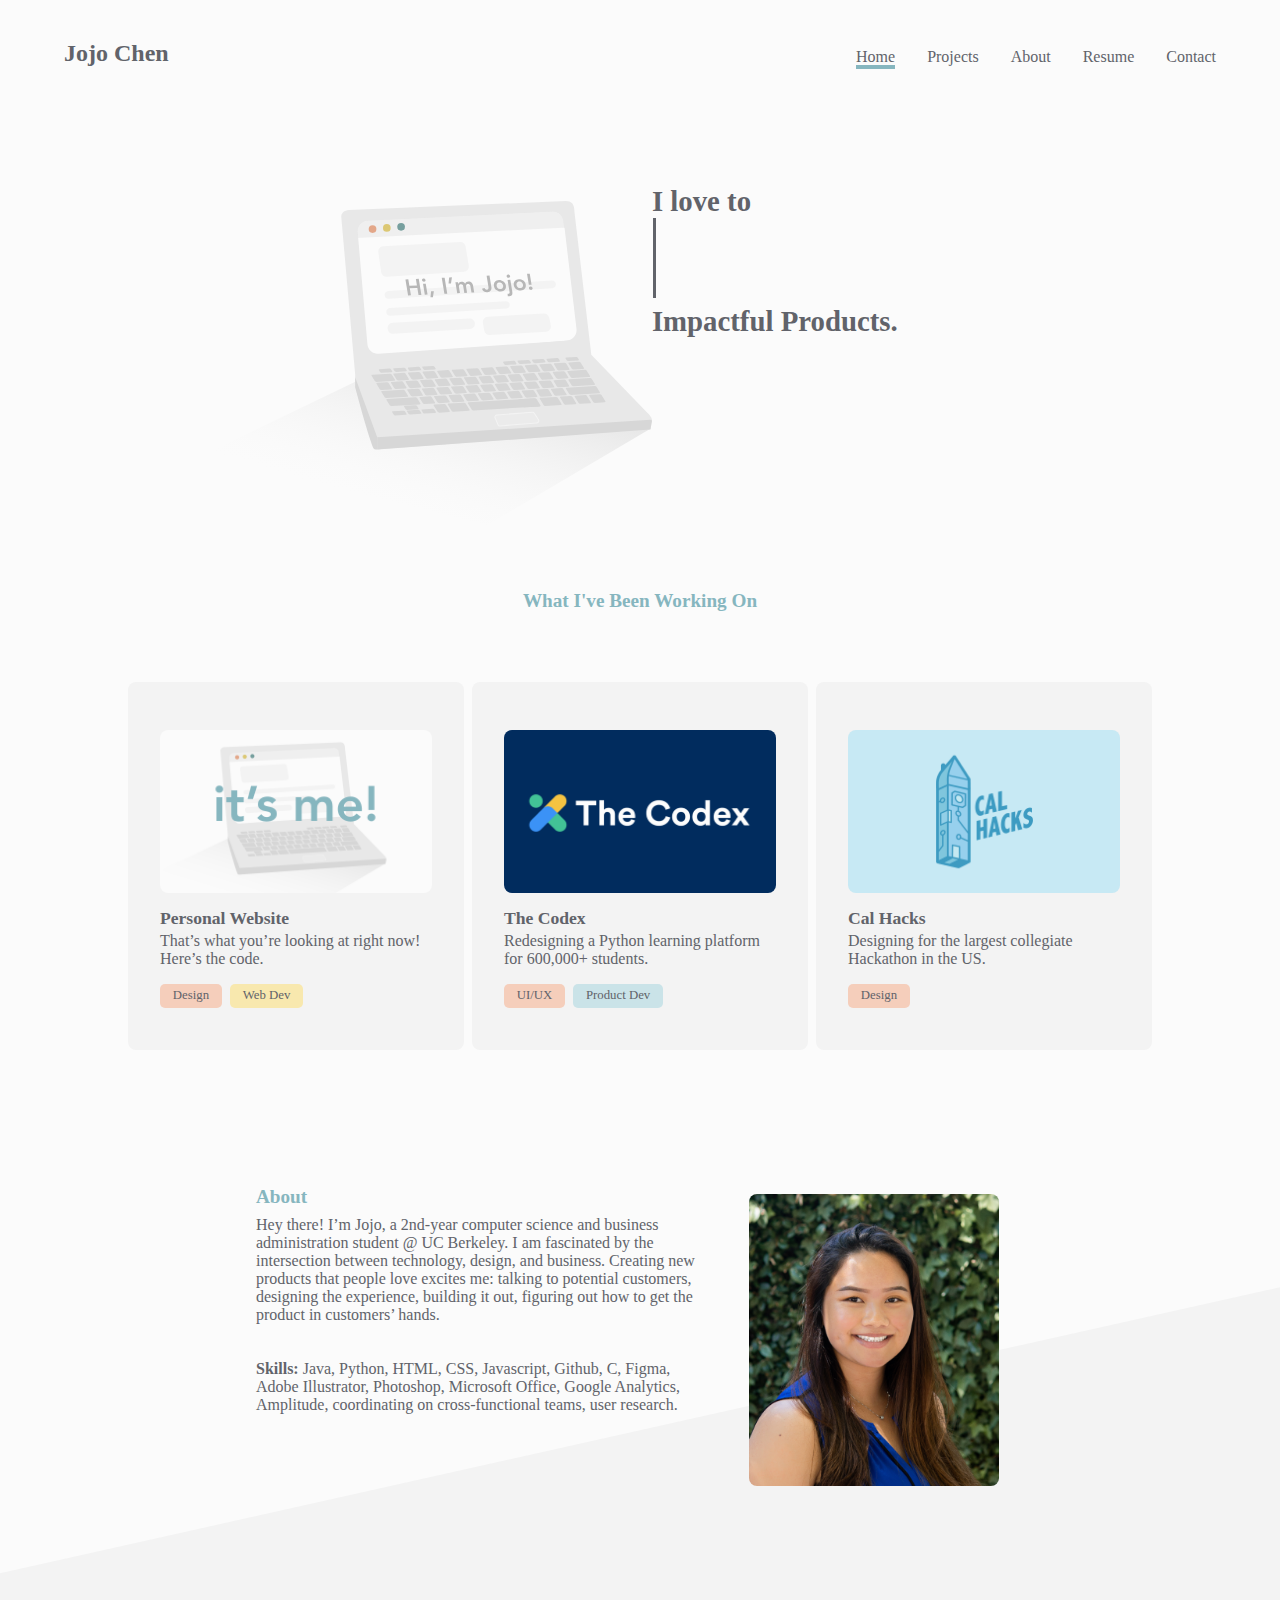
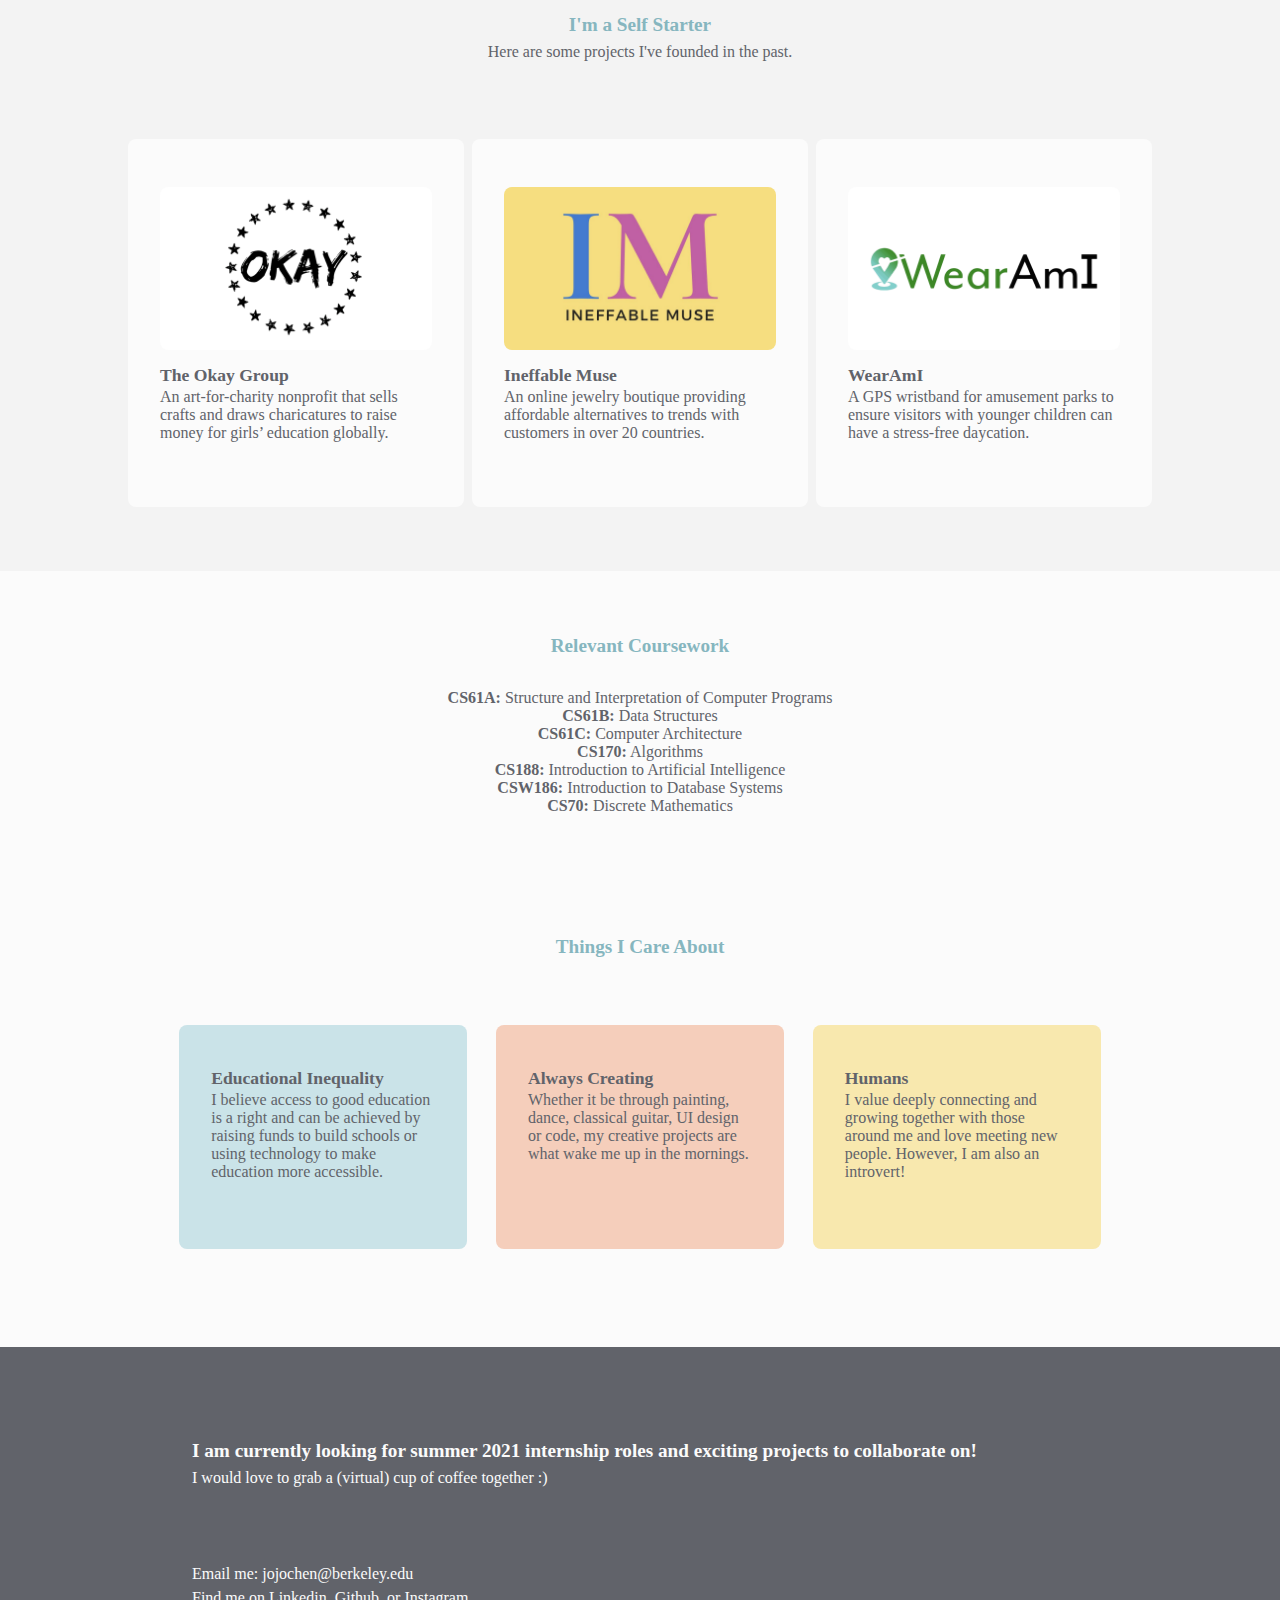
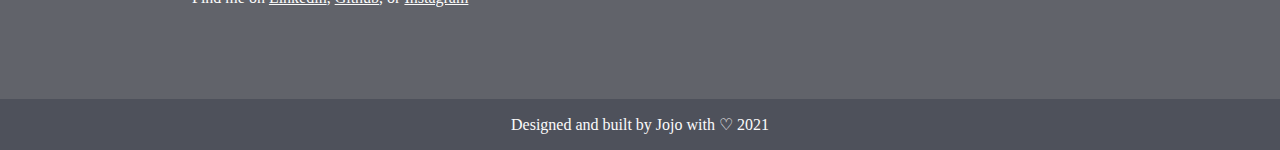
<file: index.html>
<!DOCTYPE html>
<html>
<head>
    <title>Jojo Chen</title>
    <link rel="stylesheet" type= "text/css" href="style.css">
    <link rel="shortcut icon" href="/images/favicon.ico">
    <link rel="stylesheet" href="https://cdnjs.cloudflare.com/ajax/libs/font-awesome/4.7.0/css/font-awesome.min.css">
    <script>

    </script>
</head>
<body id ="home">
<nav class="navbar" id="topNav">
    <div class="container">
        <span class="navbar-toggle" id="js-navbar-toggle">
            <i class="fa fa-bars"></i>
        </span>
        <a href="index.html" class="logo">Jojo Chen</a>
        <ul class="nav" id="js-menu">
            <li><a href="index.html" class="selected nav-links">Home</a></li>
            <li><a href="index.html#projects" class="nav-links">Projects</a></li>
            <li><a href="index.html#about" class="nav-links">About</a></li>
            <li><a href="resume.pdf" target="_blank" class="nav-links">Resume</a></li>
            <li><a href="index.html#contact" class="nav-links">Contact</a></li>

        </ul>
    </div>
</nav>
<main>

    <div class="hero">
        <img class="computer" src="images/computer.svg" alt="Computer Graphic">
        <div class="headerText">
            <h3 class="header">I love to<br><span class="typedText"></span><span class="cursor">&nbsp;</span><br>Impactful Products.&nbsp;&nbsp;&nbsp;&nbsp;&nbsp;&nbsp;&nbsp;</h3>
        </div>
    </div>

    <div id="projects">
        <h4 class="title">What I've Been Working On</h4>
        <div class="projectCards">
            <a style="display:block" href="https://github.com/jojoqjchen/personal-website" target="_blank">
                <div class="projectCard">
                    <img src="images/personalWebsiteCover.png" alt="Personal Website" style="width:100%">
                    <div class="cardText">
                        <h5><b>Personal Website</b></h5>
                        <p>That’s what you’re looking at right now! Here’s the code. </p>
                    </div>

                    <div class="category">
                        <div class="tag designTag">
                            <p>Design</p>
                        </div>
                        <div class ="tag techTag">
                            <p>Web Dev</p>
                        </div>
                    </div>

                </div>
            </a>

            <a style="display:block" href="theCodex.html">
                <div class="projectCard">
                    <img src="images/theCodexCover.png" alt="The Codex" style="width:100%">
                    <div class="cardText">
                        <h5><b>The Codex</b></h5>
                        <p>Redesigning a Python learning platform for 600,000+ students. </p>
                    </div>
                    <div class="category">
                        <div class="tag designTag">
                            <p>UI/UX</p>
                        </div>
                        <div class ="tag productTag">
                            <p>Product Dev</p>
                        </div>
                    </div>
                </div>
            </a>

            <a style="display:block" href="calHacks.html">
                <div class="projectCard">
                    <img src="images/calHacksCover.png" alt="Cal Hacks" style="width:100%">
                    <div class="cardText">
                        <h5><b>Cal Hacks</b></h5>
                        <p>Designing for the largest collegiate Hackathon in the US. </p>
                    </div>
                    <div class="category">
                        <div class="tag designTag">
                            <p>Design</p>
                        </div>
                    </div>
                </div>
            </a>
            <!-- <a style="display:block" href="">
                <div class="projectCard">
                    <img src="images/cladeCover.png" alt="Clade" style="width:100%">
                    <div class="cardText">
                        <h5><b>Clade</b></h5>
                        <p>Managing product at a Series A funded social app. </p>
                    </div>
                    <div class="category">
                        <div class="tag productTag">
                            <p>Product Dev</p>
                        </div>
                        <div class="tag designTag">
                            <p>UI/UX</p>
                        </div>

                    </div>
                </div>
            </a> -->

        </div>
    </div>

    <div class="aboutPast" id="about">
        <div class = "about twoColumn">

            <div class="aboutText">
                <h4 class="title">About</h4>
                <p>Hey there! I’m Jojo, a 2nd-year computer science and business administration student @ UC Berkeley.
                    I am fascinated by the intersection between technology, design, and business.
                    Creating new products that people love excites me: talking to potential customers,
                    designing the experience, building it out, figuring out how to get the product in customers’ hands.<br><br><br></p>
                <p><b>Skills:</b> Java, Python, HTML, CSS, Javascript, Github, C, Figma, Adobe Illustrator, Photoshop, Microsoft Office, Google Analytics, Amplitude, coordinating on cross-functional teams, user research.<br><br></p>
            </div>
            <img class="jojo" src="images/Jojo.png" alt="I'm Jojo" >


        </div>

        <div class = "pastProjects">
            <h4 class="title">I'm a Self Starter</h4>
            <h6>Here are some projects I've founded in the past.</h6>
            <div class="projectCards">
                <div class="projectCard">
                    <img src="images/theOkayGroupCover.png" alt="The Okay Group" style="width:100%">
                    <div class="cardText">
                        <h5><b>The Okay Group</b></h5>
                        <p>An art-for-charity nonprofit that sells crafts and draws charicatures to raise money for girls’ education globally. </p>
                    </div>
                </div>

                <div class="projectCard">
                    <img src="images/IMCover.png" alt="Ineffable Muse" style="width:100%">
                    <div class="cardText">
                        <h5><b>Ineffable Muse</b></h5>
                        <p>An online jewelry boutique providing affordable alternatives to trends with customers in over 20 countries. </p>
                    </div>
                </div>

                <div class="projectCard">
                    <img src="images/wearAmICover.png" alt="WearAmI" style="width:100%">
                    <div class="cardText">
                        <h5><b>WearAmI</b></h5>
                        <p>A GPS wristband for amusement parks to ensure visitors with younger children can have a stress-free daycation. </p>
                    </div>
                </div>

            </div>
        </div>
    </div>
    <div class="classes">
      <h4 class="title">Relevant Coursework</h4>
      <ul>
        <li><b>CS61A:</b> Structure and Interpretation of Computer Programs</li>
        <li><b>CS61B:</b> Data Structures</li>
        <li><b>CS61C:</b> Computer Architecture</li>
        <li><b>CS170:</b> Algorithms</li>
        <li><b>CS188:</b> Introduction to Artificial Intelligence</li>
        <li><b>CSW186:</b> Introduction to Database Systems</li>
        <li><b>CS70:</b> Discrete Mathematics</li>
      </ul>
    </div>


    <div class = "values">
        <h4 class="title">Things I Care About</h4>
        <div class="projectCards">
            <div class="projectCard interest" id="education">
                <div class="cardText">
                    <h5><b>Educational Inequality</b></h5>
                    <p>I believe access to good education is a right and can be achieved by raising funds to build schools or using technology to make education more accessible. </p>
                </div>
            </div>

            <div class="projectCard interest" id="create">
                <div class="cardText">
                    <h5><b>Always Creating</b></h5>
                    <p>Whether it be through painting, dance, classical guitar, UI design or code, my creative projects are what wake me up in the mornings. </p>
                </div>
            </div>

            <div class="projectCard interest" id="humans">
                <div class="cardText">
                    <h5><b>Humans</b></h5>
                    <p>I value deeply connecting and growing together with those around me and love meeting new people. However, I am also an introvert! </p>
                </div>
            </div>
        </div>
    </div>

    <div id="contact">
        <h4 class="text">I am currently looking for summer 2021 internship roles and exciting projects to collaborate on!</h4>
        <p class="text">I would love to grab a (virtual) cup of coffee together :)<br><br><br><br></p>
        <p class="text">Email me: jojochen@berkeley.edu</p>
        <p class="text">Find me on <a href="https://www.linkedin.com/in/jojochen/">Linkedin</a>, <a href="https://github.com/jojoqjchen">Github</a>, or <a href="https://www.instagram.com/jajajojo.art/?hl=en">Instagram</a></p>
    </div>
    <div class="footer">
        <p>Designed and built by Jojo with ♡ 2021</p>
    </div>
</main>
<script src = "main.js"></script>
</body>
</html>
</file>
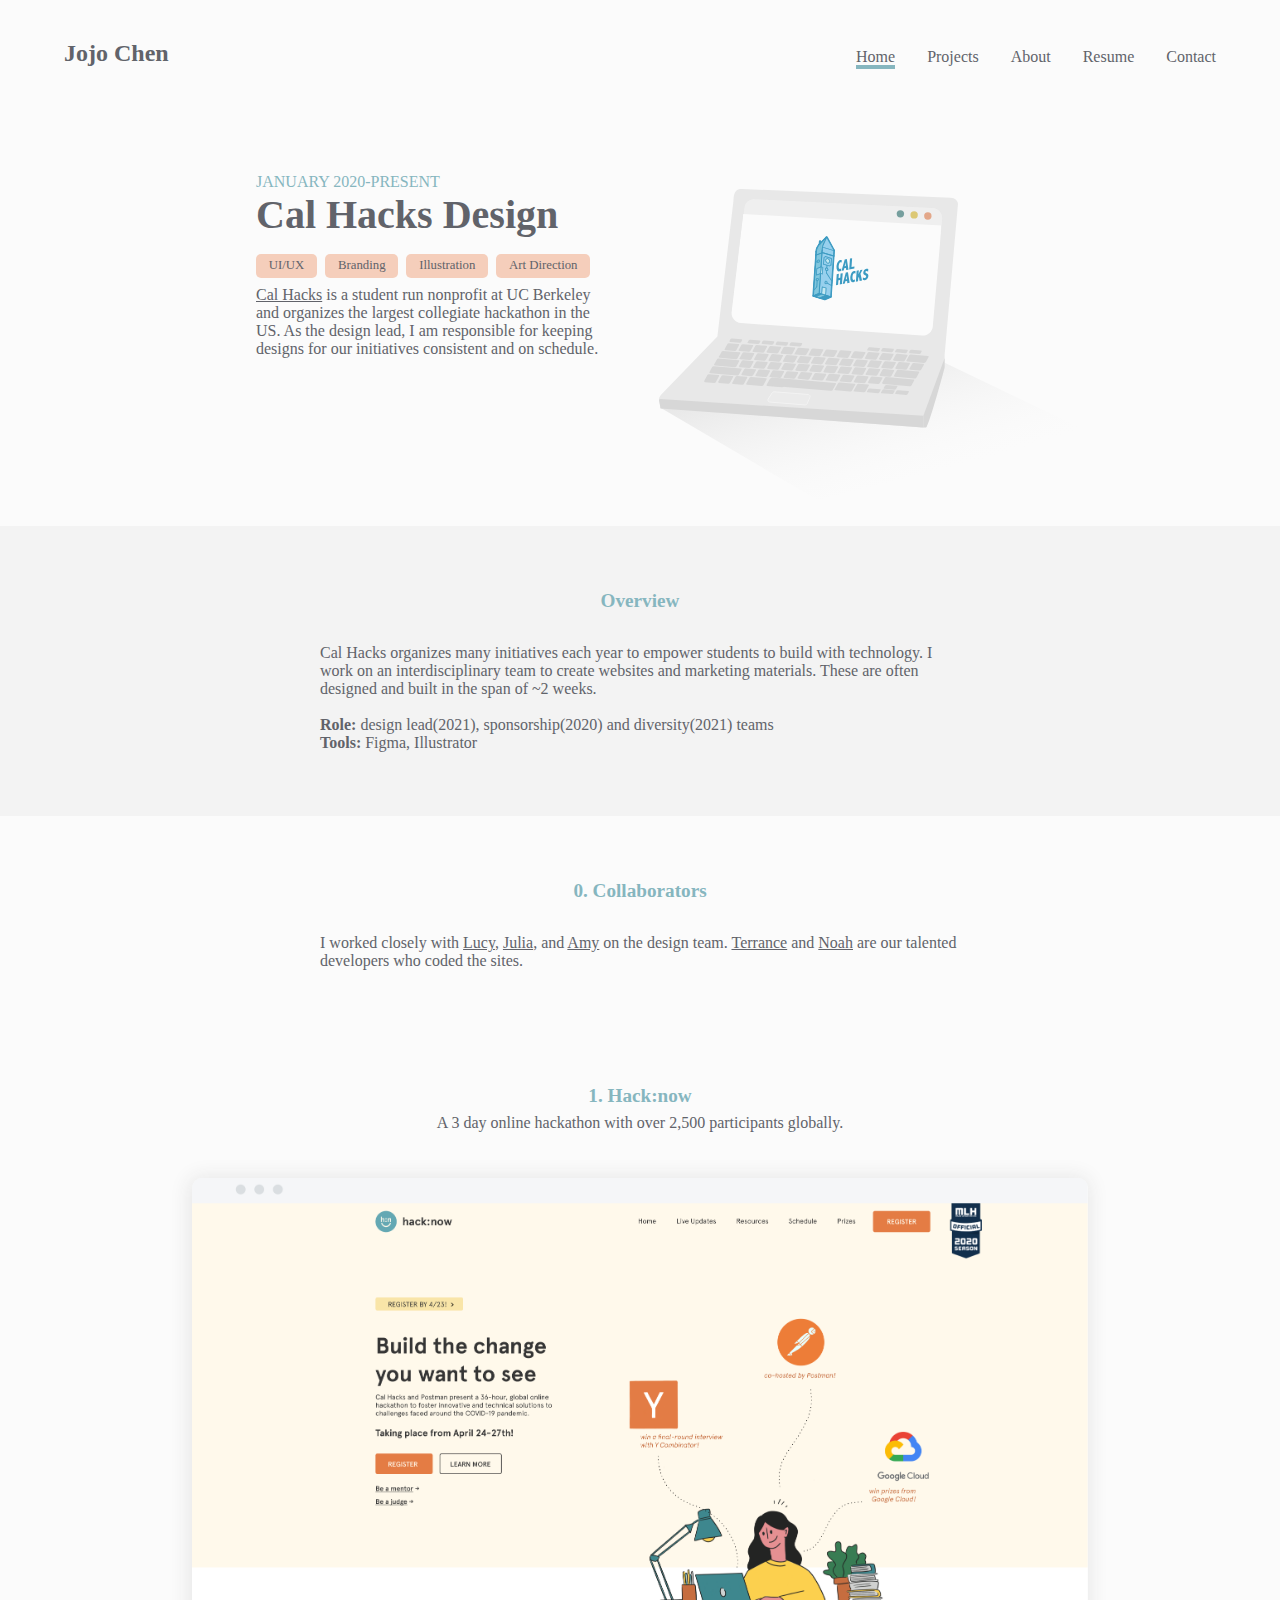
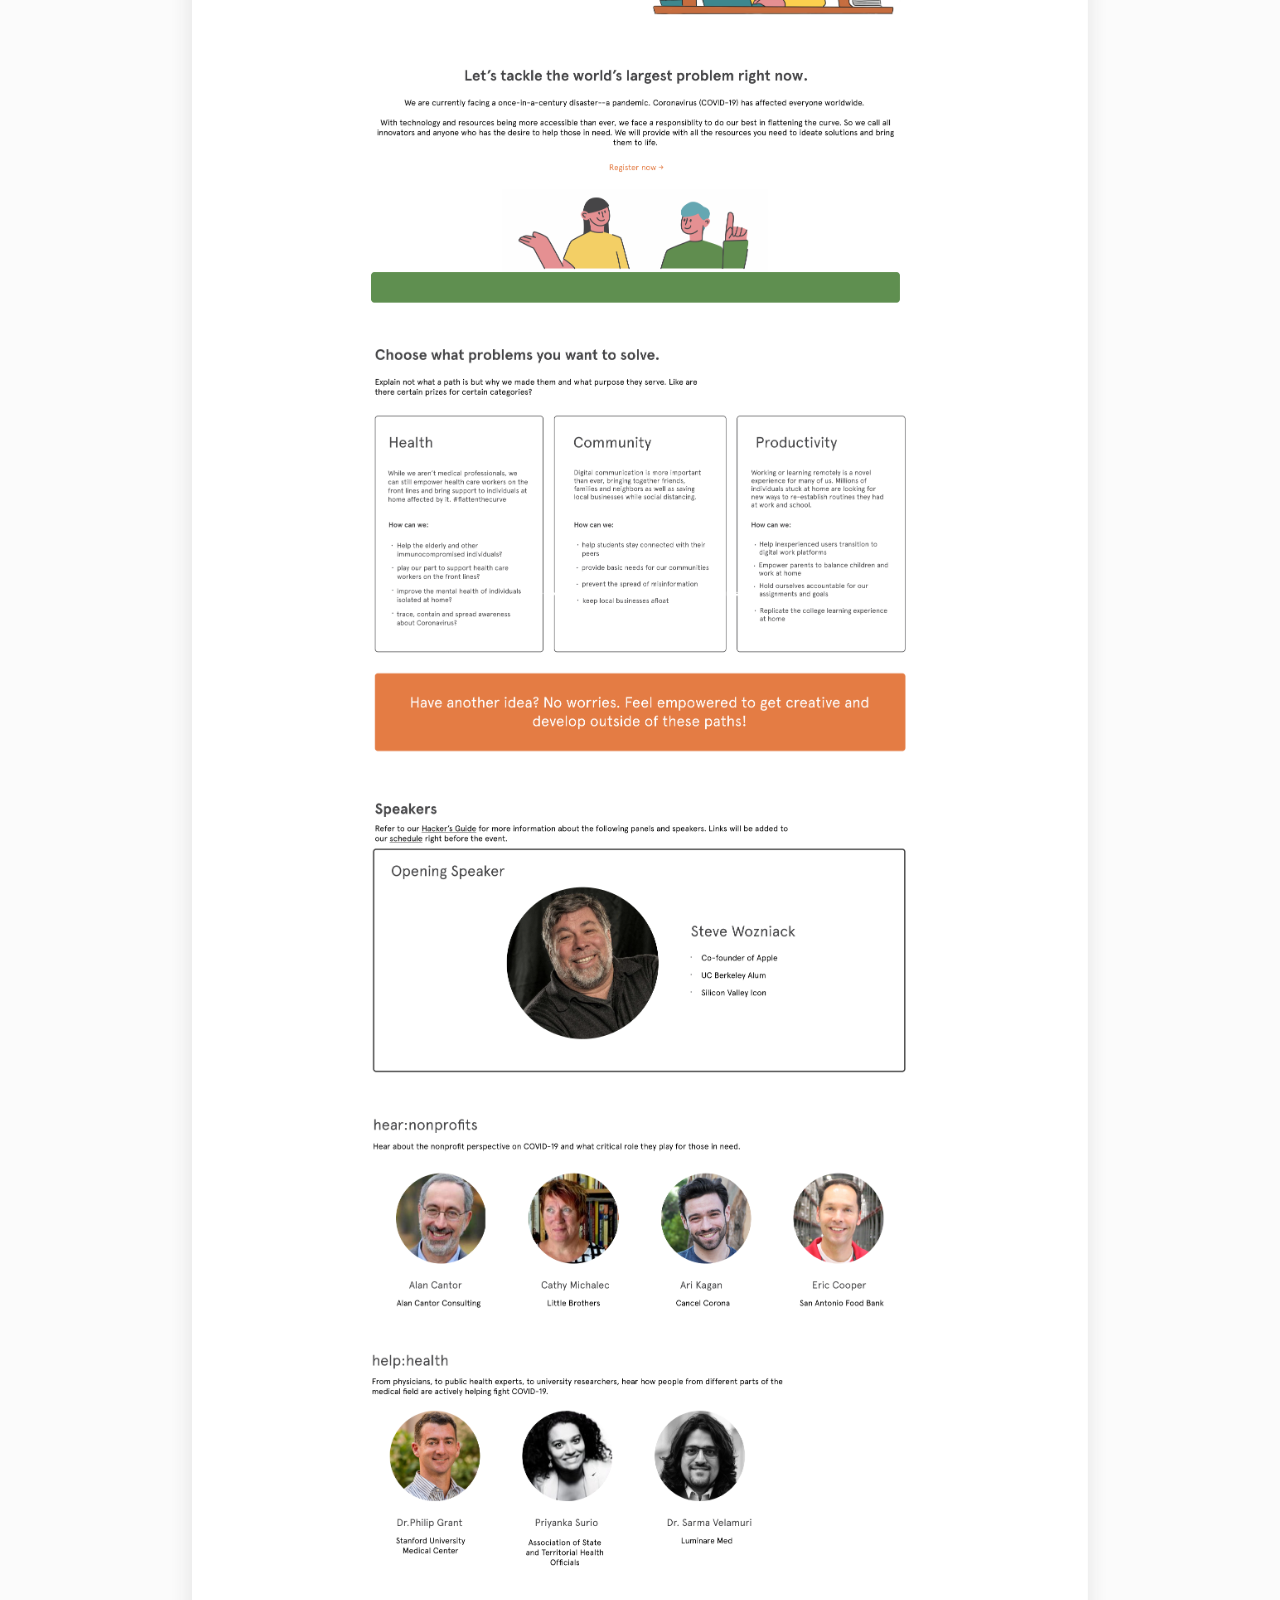
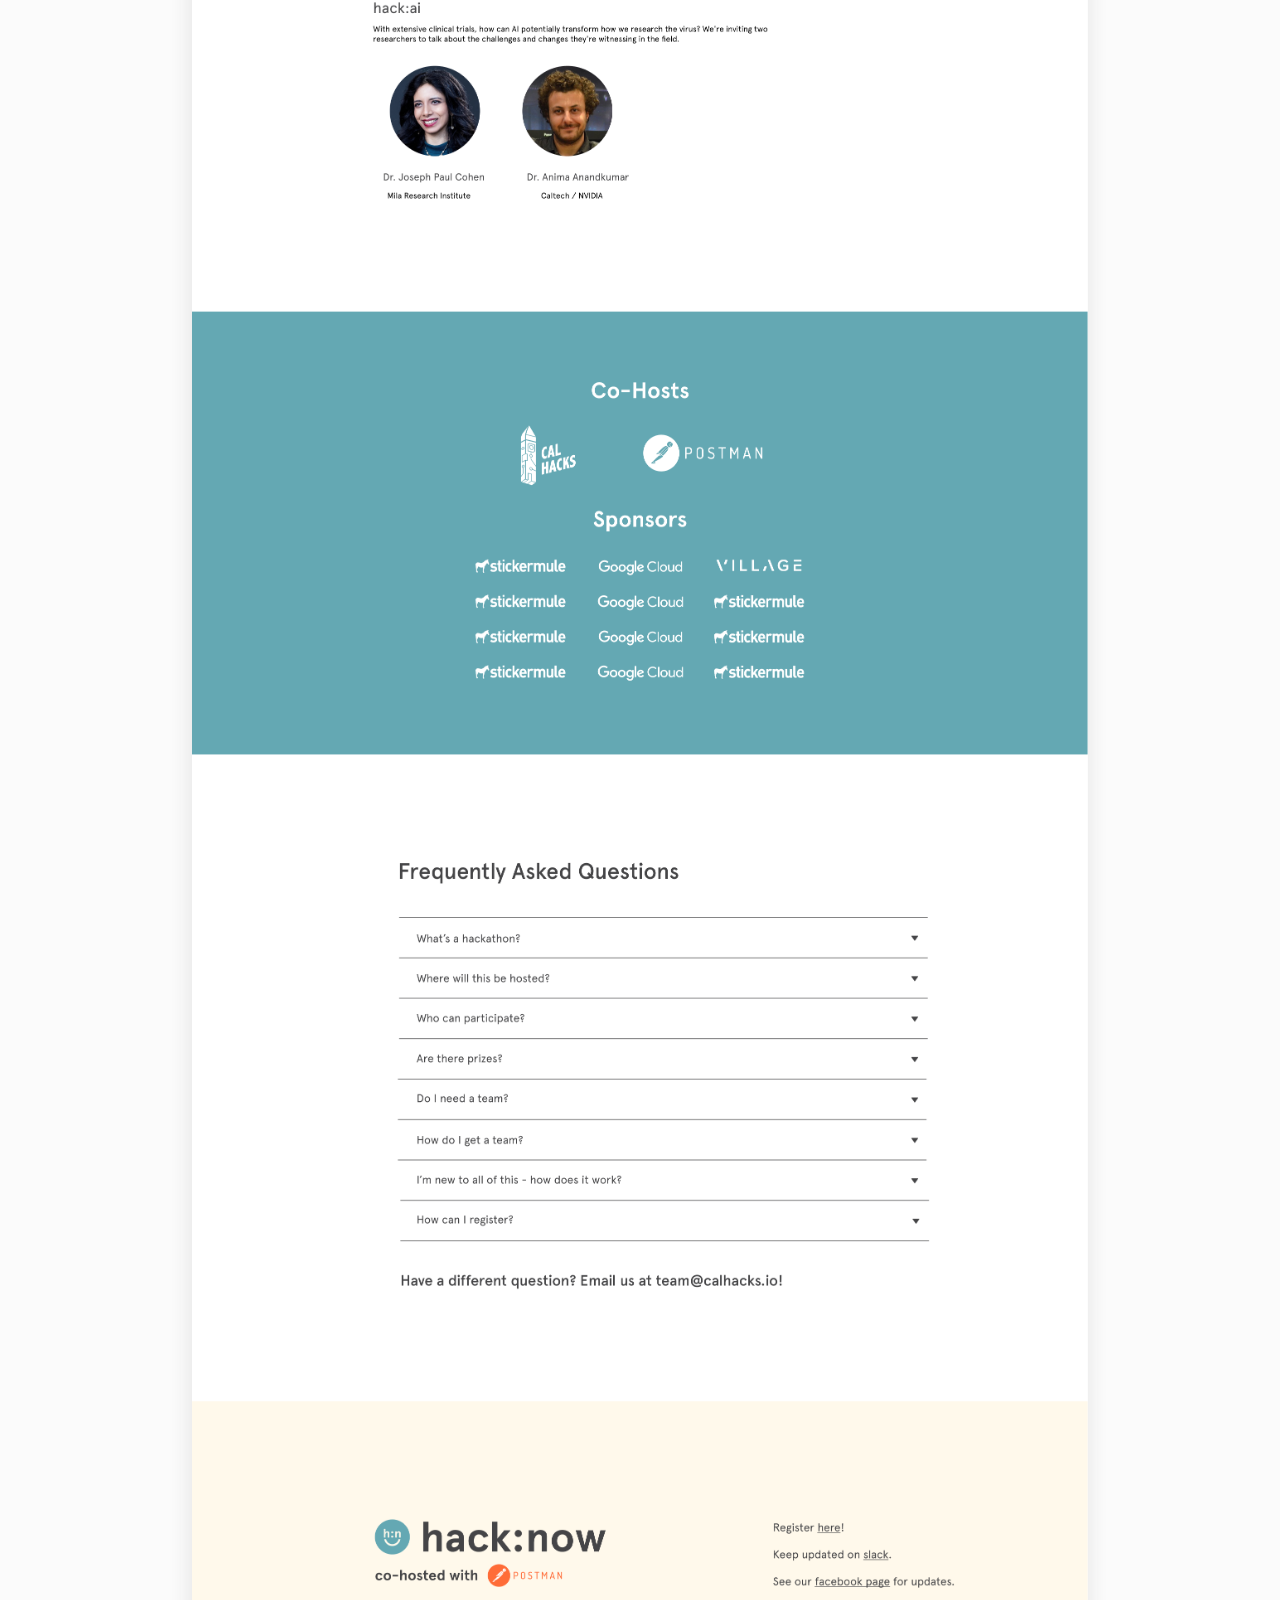
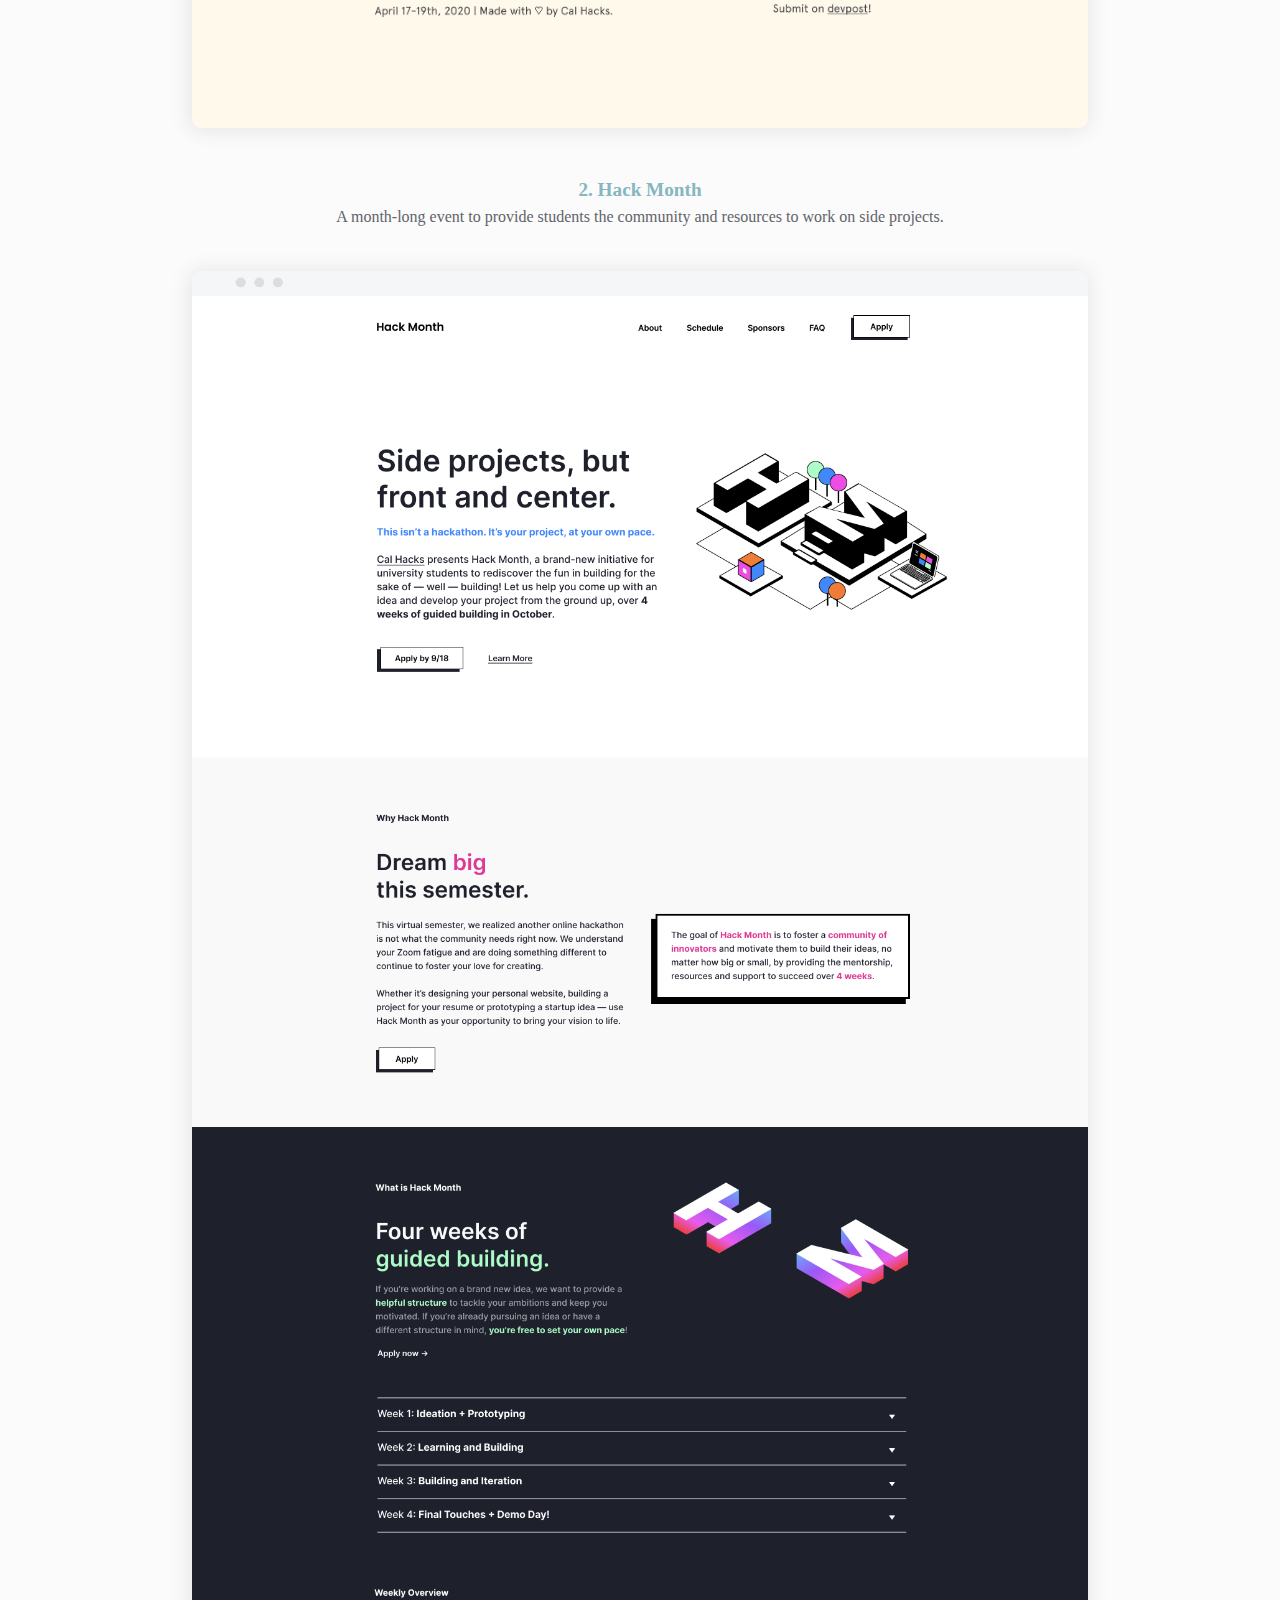
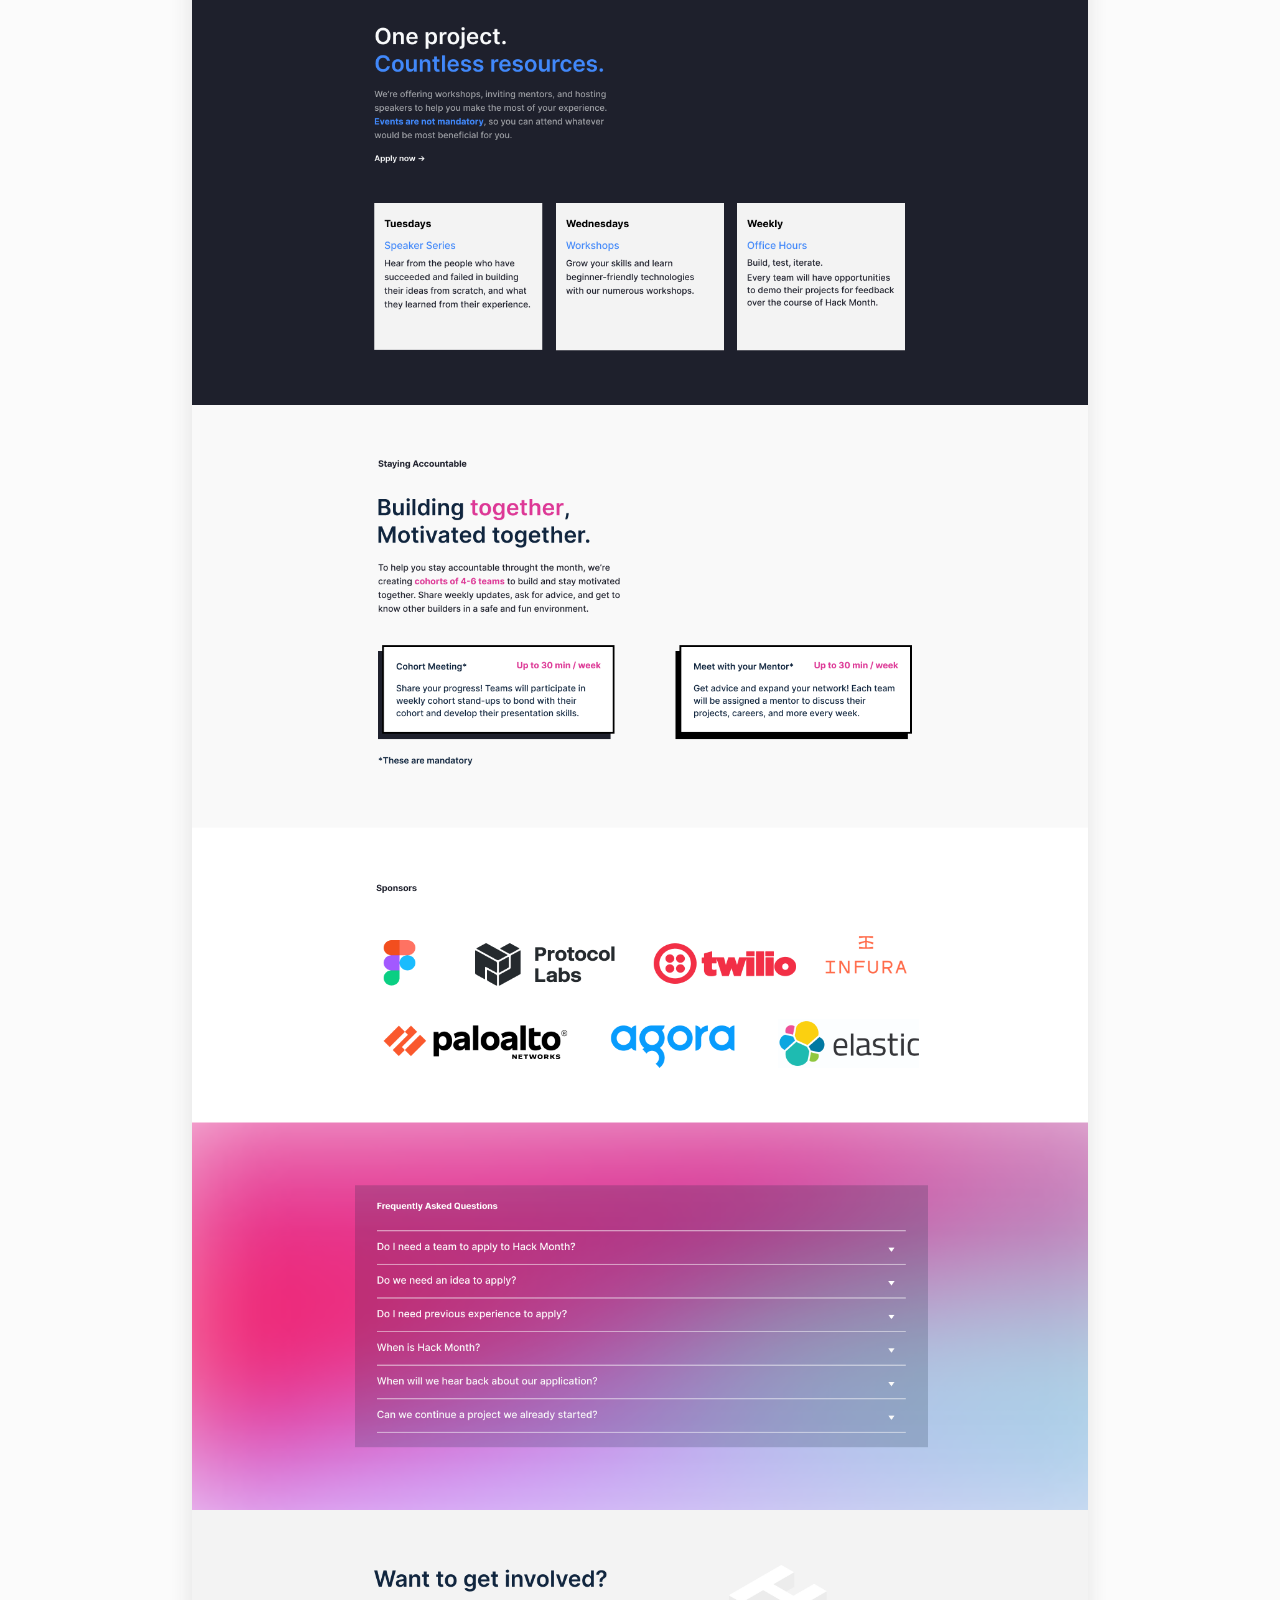
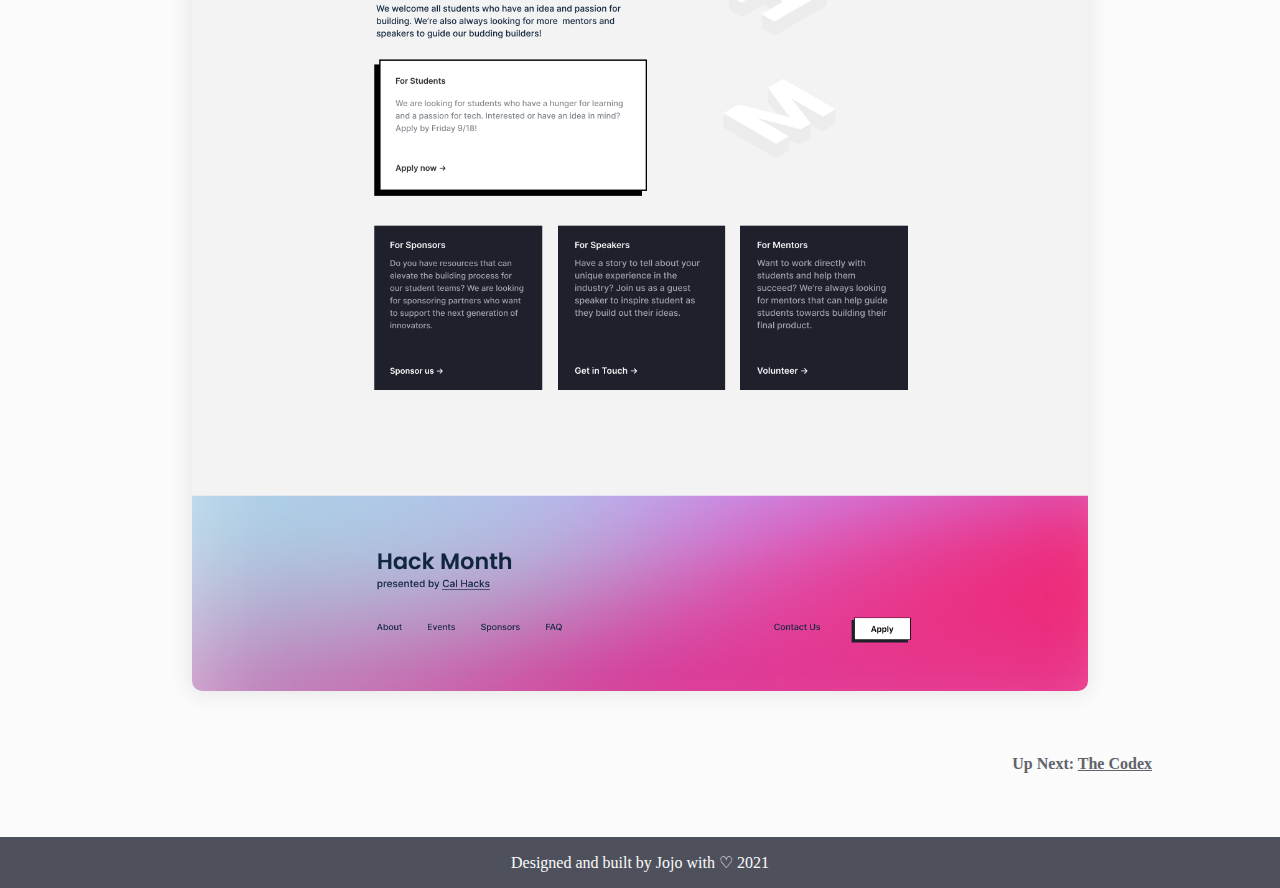
<file: calHacks.html>
<!DOCTYPE html>
<html lang="en">
<head>
    <meta charset="UTF-8">
    <title>Project: Cal Hacks</title>
    <link rel="stylesheet" type="text/css" href="style.css">
    <link rel="shortcut icon" href="/images/favicon.ico">

</head>
<body>
    <nav class="navbar" id="topNav">
        <div class="container">
            <span class="navbar-toggle" id="js-navbar-toggle">
                <i class="fa fa-bars"></i>
            </span>
            <a href="index.html" class="logo">Jojo Chen</a>
            <ul class="nav" id="js-menu">
                <li><a href="index.html" class="selected nav-links">Home</a></li>
                <li><a href="index.html#projects" class="nav-links">Projects</a></li>
                <li><a href="index.html#about" class="nav-links">About</a></li>
                <li><a href="resume.pdf" target="_blank" class="nav-links">Resume</a></li>
                <li><a href="index.html#contact" class="nav-links">Contact</a></li>
           
            </ul>
        </div>
    </nav>
<main>
    <div class="projectHero twoColumn calhackshero">
        <div class="projectHeroText">
            <p class="eyebrow">JANUARY 2020-PRESENT</p>
            <h3>Cal Hacks Design</h3>
            <div class="category">
                <div class="tag designTag">
                    <p>UI/UX</p>
                </div>
                <div class="tag designTag">
                    <p>Branding</p>
                </div>
                <div class="tag designTag">
                    <p>Illustration</p>
                </div>
                <div class="tag designTag">
                    <p>Art Direction</p>
                </div>
            </div>
            <p class="underline"><a href="http://calhacks.io">Cal Hacks</a> is a student run nonprofit at UC Berkeley and organizes the largest collegiate hackathon in the US.
                As the design lead, I am responsible for keeping designs for our initiatives consistent and on schedule.</p>
        </div>
        <img class="computer" id="calhacksComputer" src="images/calHacks/calHacksComputer.svg" alt="The Codex">
    </div>

    <div class="overview textOnly">
        <h4 class="title">Overview</h4>
        <p>Cal Hacks organizes many initiatives each year to empower students to build with technology.
            I work on an interdisciplinary team to create websites and marketing materials.
            These are often designed and built in the span of ~2 weeks. <br><br>
            <b>Role:</b> design lead(2021), sponsorship(2020) and diversity(2021) teams<br>
            <b>Tools:</b> Figma, Illustrator</p>
    </div>

    <div class="credits textOnly underline">
        <h4 class="title">0. Collaborators</h4>
        <p>I worked closely with <a href="https://www.lucysong.me/">Lucy</a>,
            <a href="https://www.linkedin.com/in/julia-wang-433218168/">Julia</a>,
            and <a href="https://www.linkedin.com/in/amy-c-79a808137/">Amy</a>
            on the design team. <a href="https://walwal.me/">Terrance</a> and
            <a href="https://www.noahsaso.com/">Noah</a> are our talented developers who coded the sites. </p>
    </div>

    <div class="websiteDesign">
        <h4 class="title"><a href="https://hacknow.calhacks.io/" target="_blank">1. Hack:now</a></h4>
        <h6>A 3 day online hackathon with over 2,500 participants globally.</h6>
        <img class="imgShadow" src="images/calHacks/hacknow.png" alt="Hack:now">

    </div>

    <div class="websiteDesign">
        <h4 class="title"><a href="https://hackmonth.calhacks.io/" target="_blank">2. Hack Month</a></h4>
        <h6>A month-long event to provide students the community and resources to work on side projects.</h6>
        <img class="imgShadow" src="images/calHacks/hackmonth.png" alt="Hack Month">

    </div>

    <div class="next underline">
        <p><b>Up Next: <a href="theCodex.html">The Codex</a></b></p>
    </div>
    <div class="footer">
        <p>Designed and built by Jojo with ♡ 2021</p>
    </div>
</main>
</body>
</html>
</file>
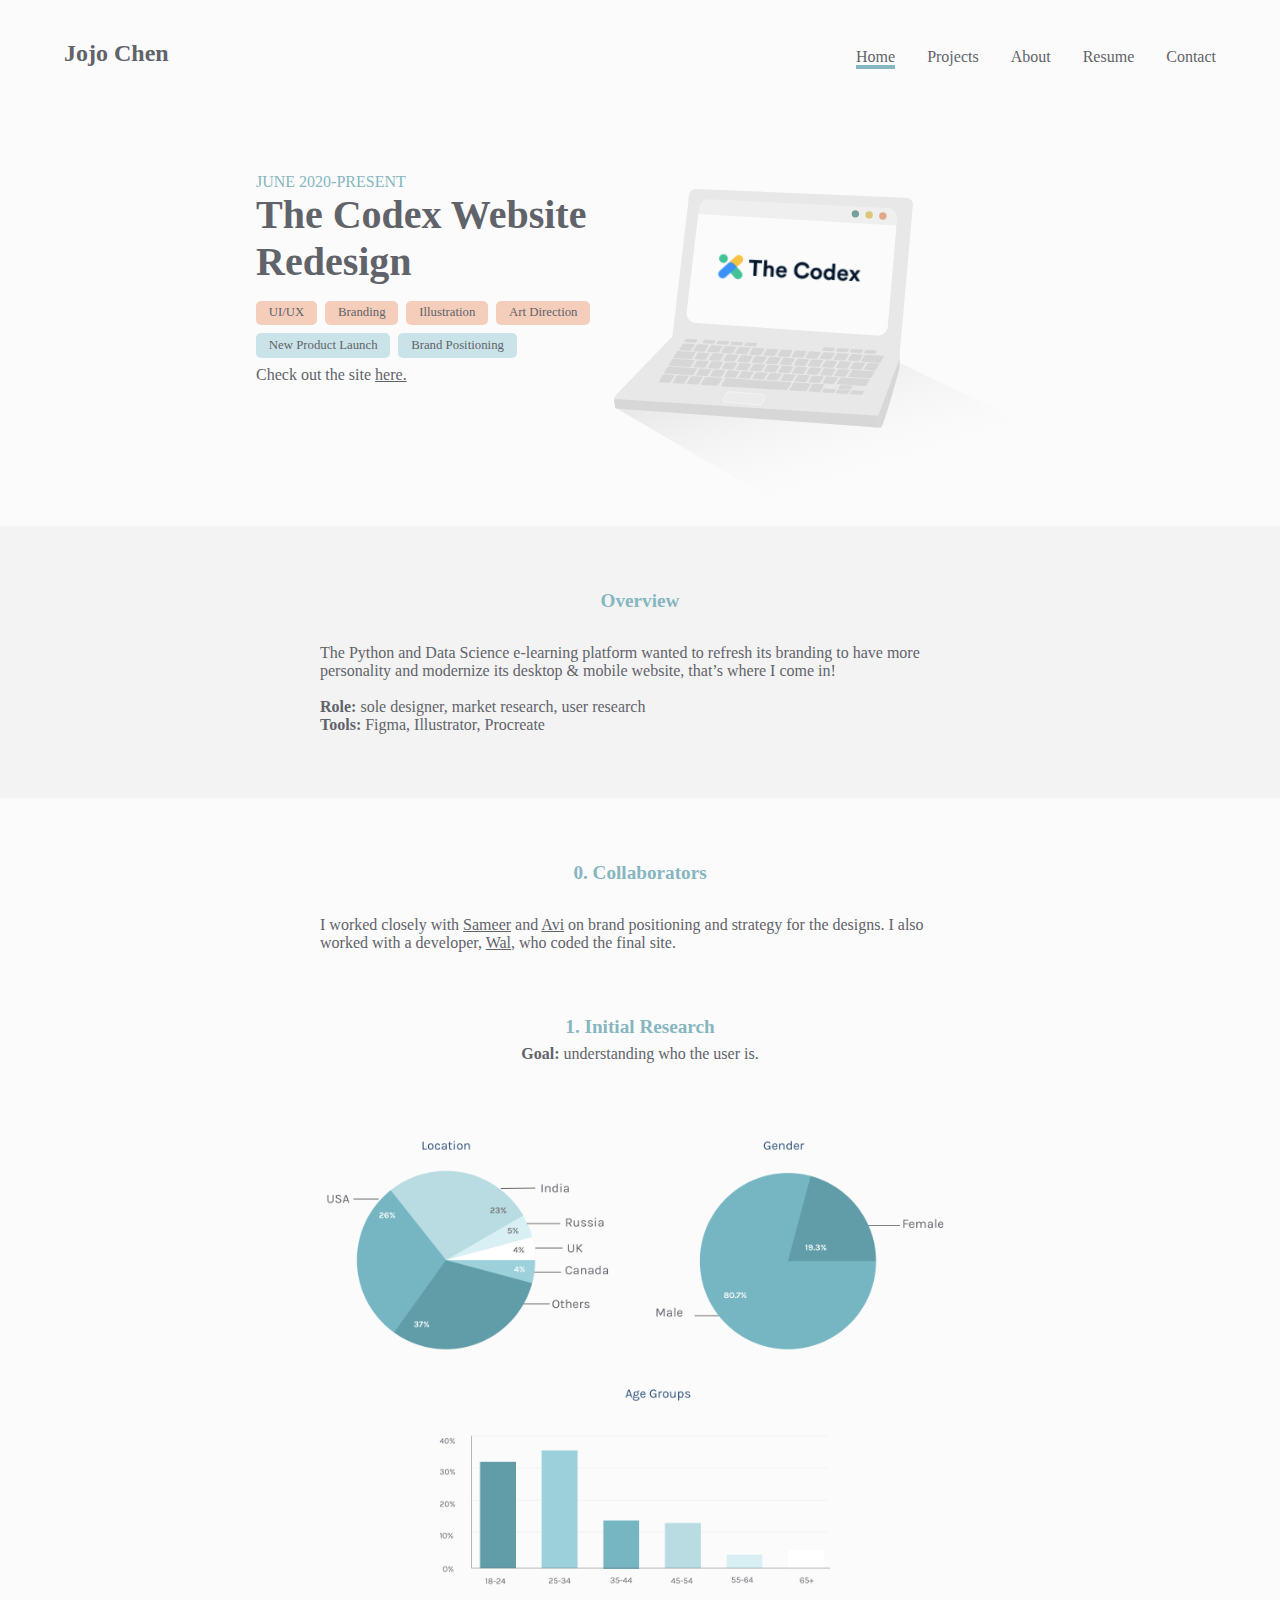
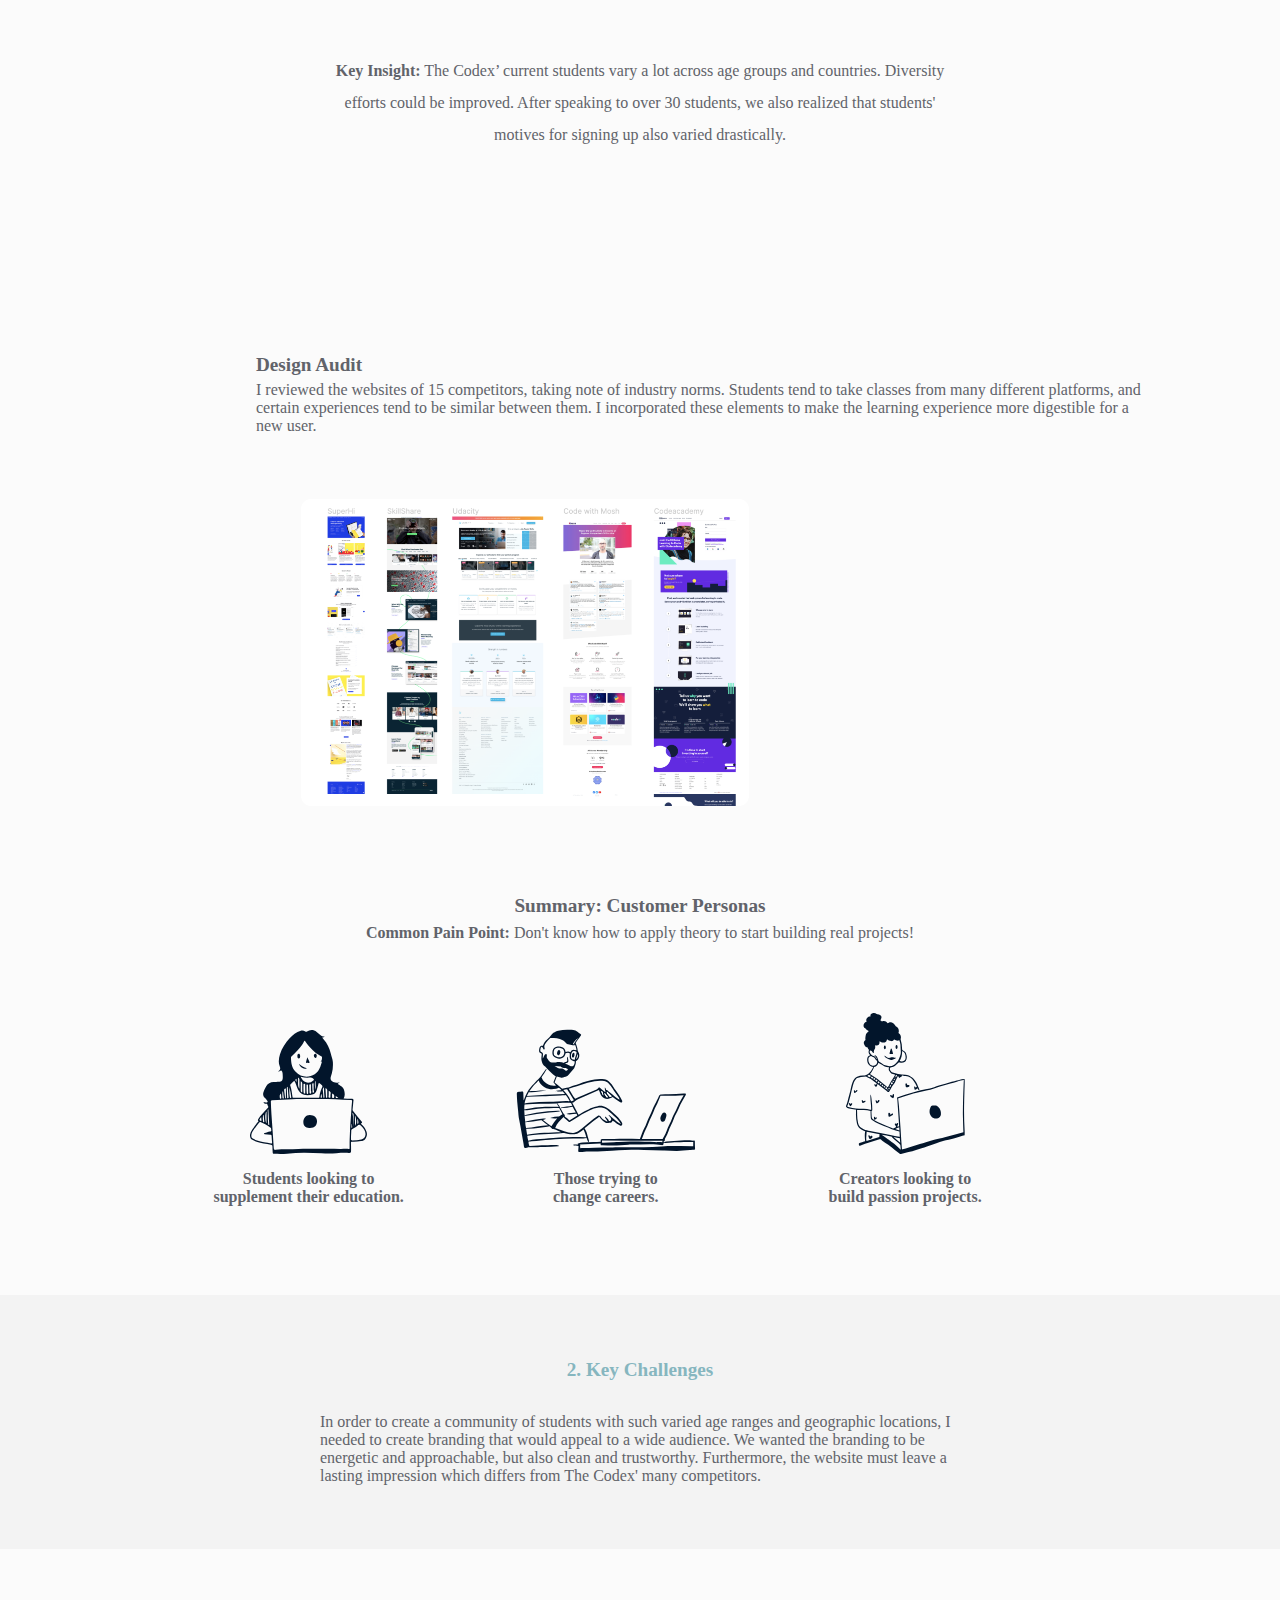
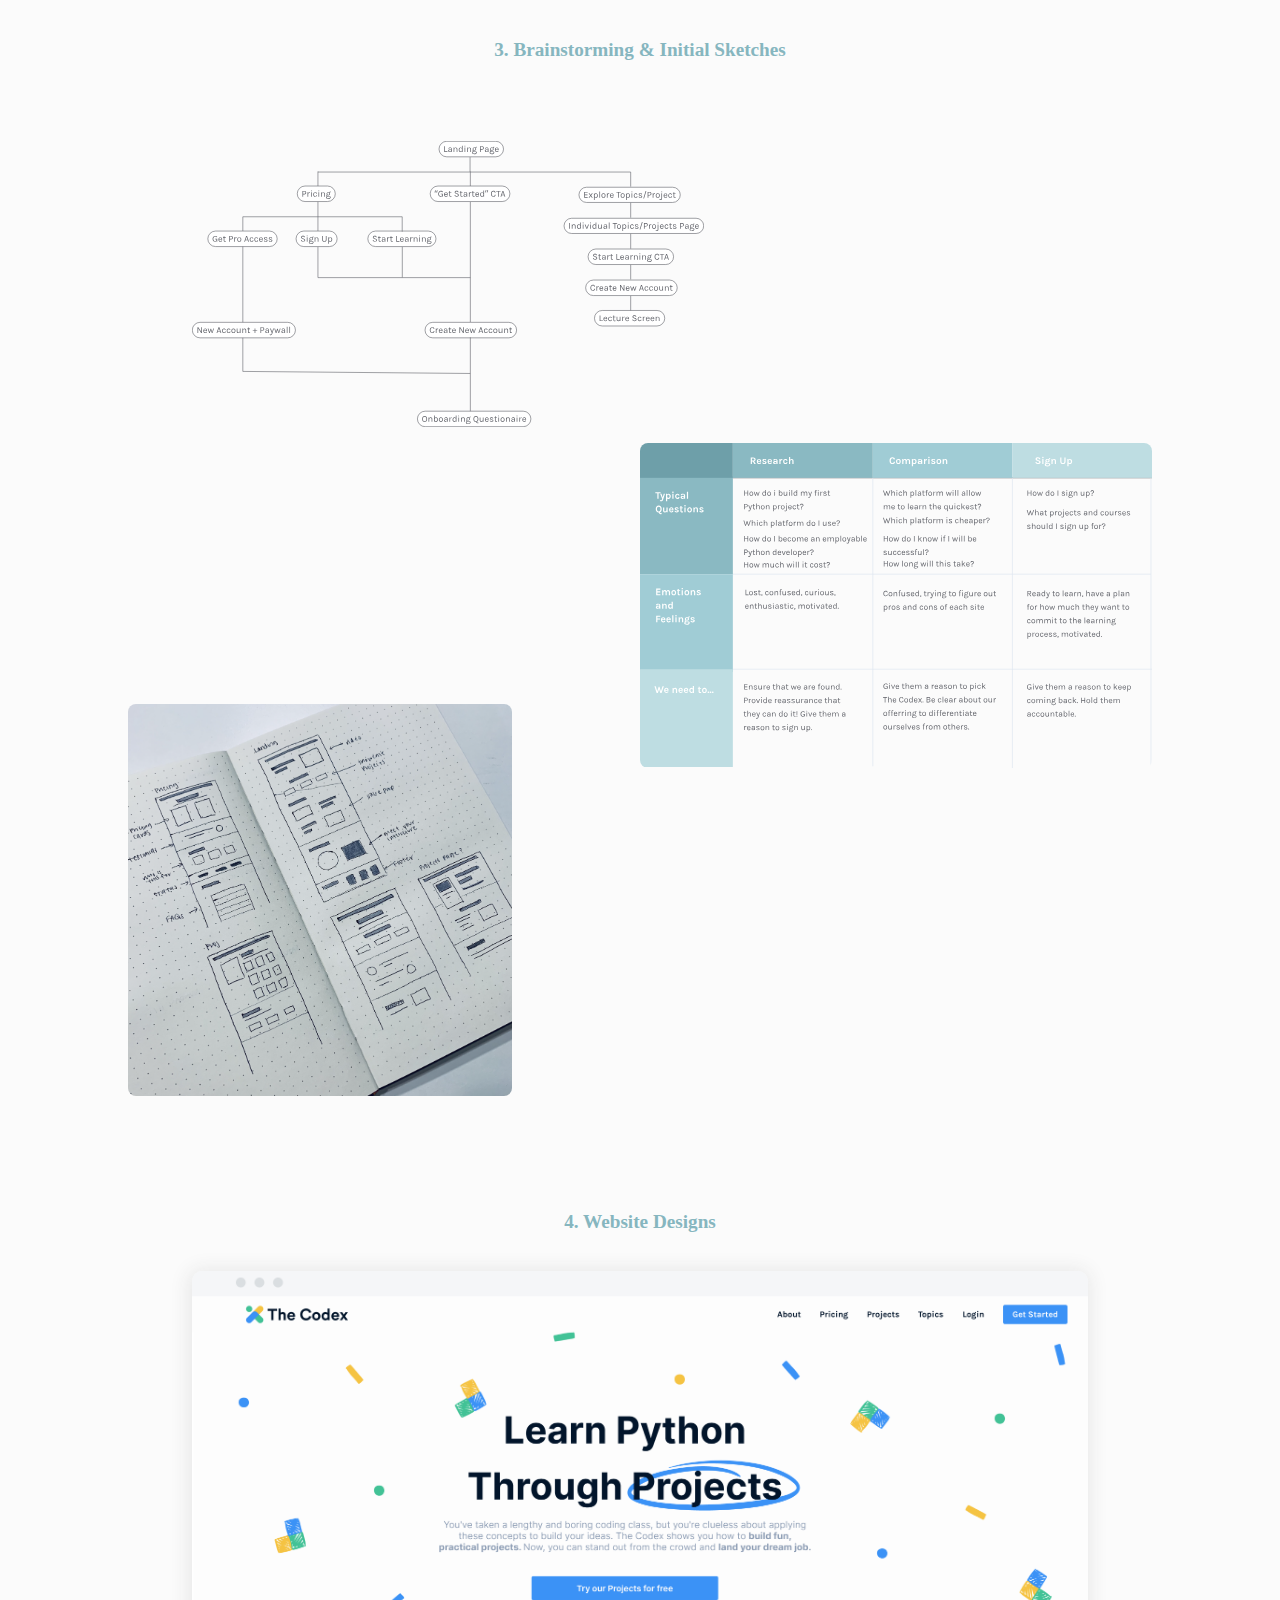
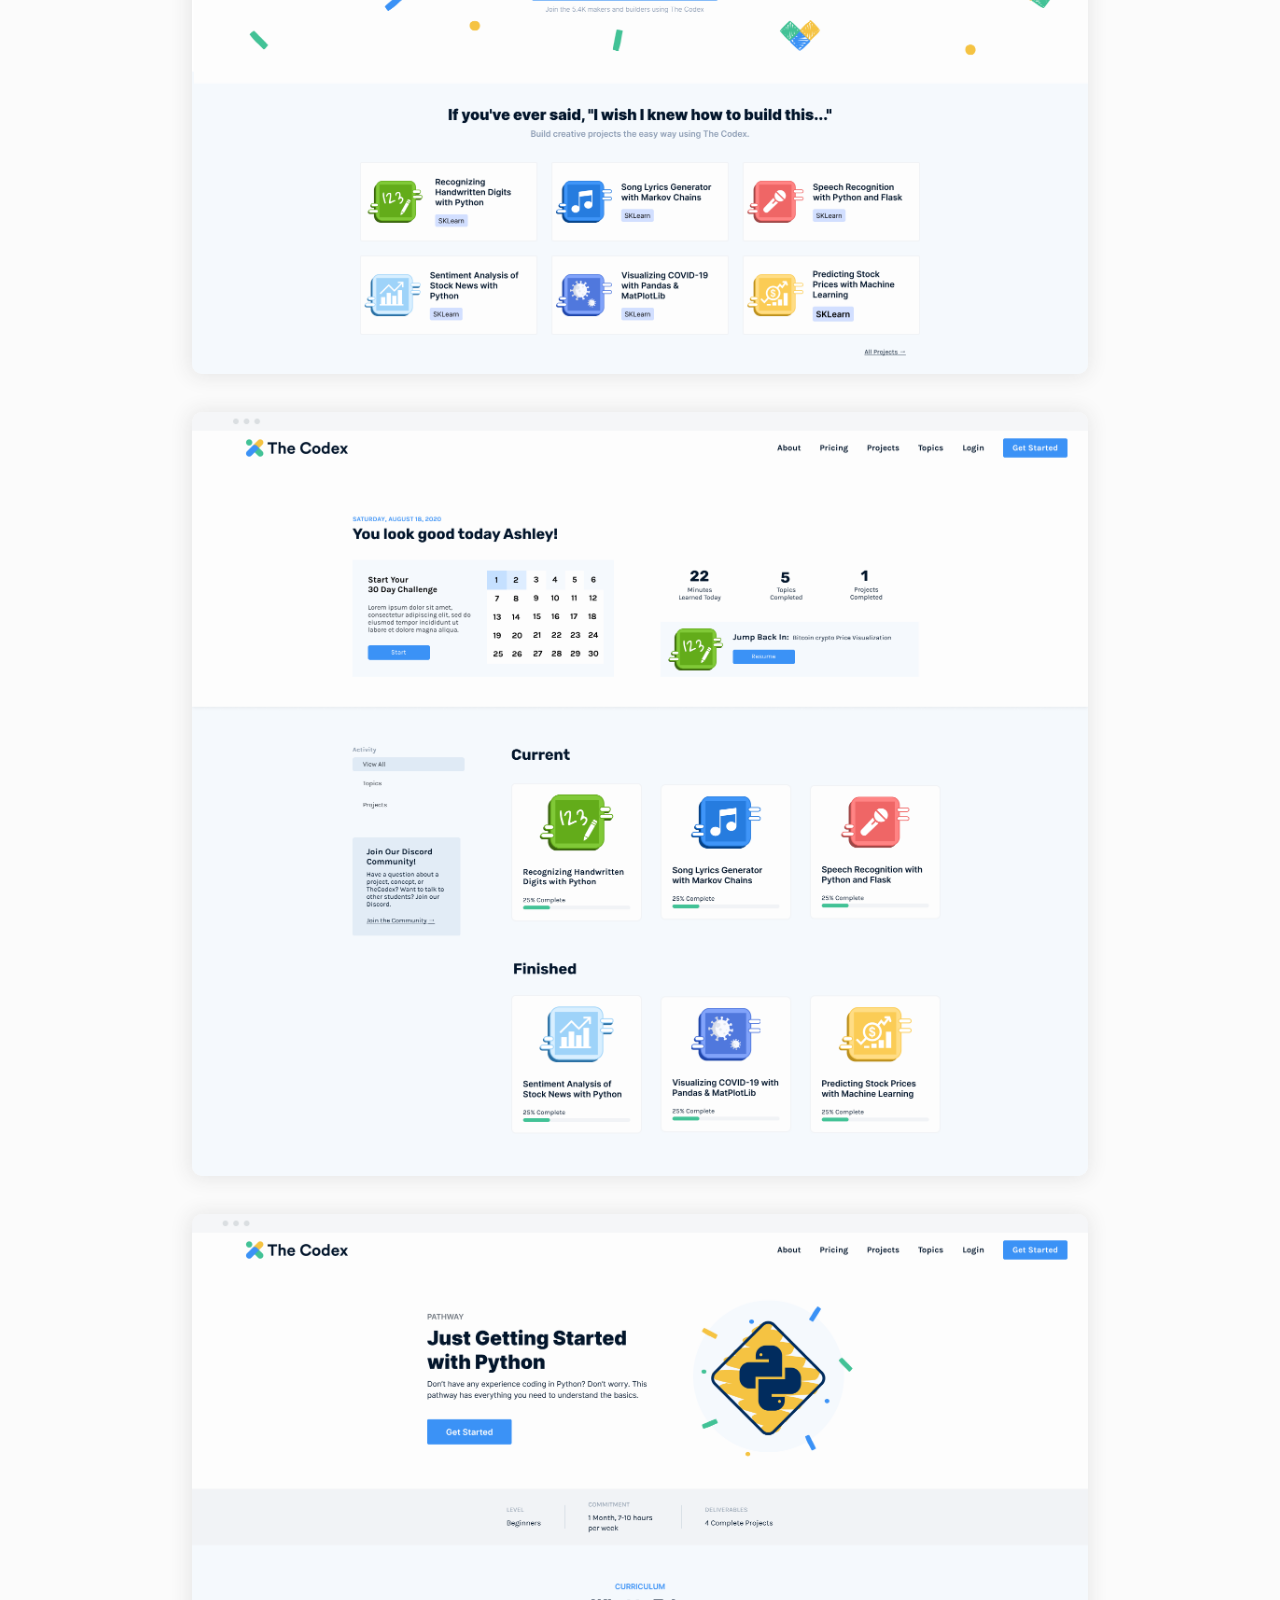
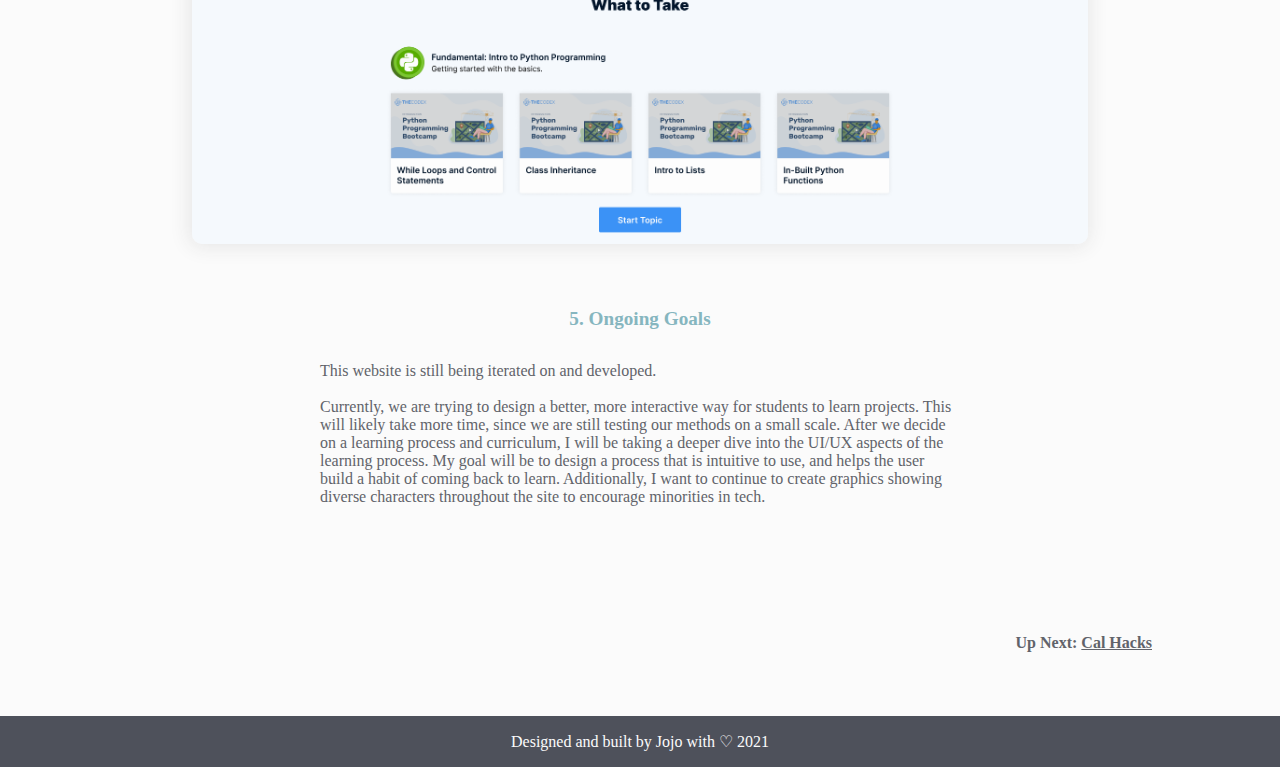
<file: theCodex.html>
<!DOCTYPE html>
<html lang="en">
<head>
    <meta charset="UTF-8">
    <title>Projects: The Codex</title>
    <link rel="stylesheet" type= "text/css" href="style.css">
    <link rel="shortcut icon" href="/images/favicon.ico">
</head>
<body>
    <nav class="navbar" id="topNav">
        <div class="container">
            <span class="navbar-toggle" id="js-navbar-toggle">
                <i class="fa fa-bars"></i>
            </span>
            <a href="index.html" class="logo">Jojo Chen</a>
            <ul class="nav" id="js-menu">
                <li><a href="index.html" class="selected nav-links">Home</a></li>
                <li><a href="index.html#projects" class="nav-links">Projects</a></li>
                <li><a href="index.html#about" class="nav-links">About</a></li>
                <li><a href="resume.pdf" target="_blank" class="nav-links">Resume</a></li>
                <li><a href="index.html#contact" class="nav-links">Contact</a></li>
           
            </ul>
        </div>
    </nav>
<main>
    <div class="projectHero twoColumn">
        <div class="projectHeroText">
            <p class="eyebrow">JUNE 2020-PRESENT</p>
            <h3>The Codex Website Redesign</h3>
            <div class="category">
                <div class="tag designTag">
                    <p>UI/UX</p>
                </div>
                <div class="tag designTag">
                    <p>Branding</p>
                </div>
                <div class="tag designTag">
                    <p>Illustration</p>
                </div>
                <div class="tag designTag">
                    <p>Art Direction</p>
                </div>
                <div class="tag productTag">
                    <p>New Product Launch</p>
                </div>
                <div class="tag productTag">
                    <p>Brand Positioning</p>
                </div>
            </div>
            <p class="underline">Check out the site <a href="https://thecodex.me/">here.</a></p>
        </div>
        <img class="computer" id="codexComputer" src="images/codex/codexComputer.svg" alt="The Codex">
    </div>

    <div class="overview textOnly">
        <h4 class="title">Overview</h4>
        <p>The Python and Data Science e-learning platform wanted to refresh its branding to have more personality
            and modernize its desktop & mobile website, that’s where I come in!<br><br>
            <b>Role:</b> sole designer, market research, user research<br>
            <b>Tools:</b> Figma, Illustrator, Procreate</p>
    </div>

    <div class="credits textOnly underline">
        <h4 class="title">0. Collaborators</h4>
        <p>I worked closely with <a href="https://www.linkedin.com/in/kapursameer/">Sameer</a>
            and <a href="https://www.linkedin.com/in/avinashj1/">Avi</a> on brand positioning and strategy for the designs.
            I also worked with a developer, <a href="https://walwal.me/">Wal</a>, who coded the final site.</p>
    </div>

    <div class="initialResearch">
        <h4 class="title">1. Initial Research</h4>
        <h6><b>Goal:</b> understanding who the user is.</h6>
        <img src="images/codex/userCharts.png" alt="User Stats">
        <h6 class="description textOnly"><b>Key Insight:</b> The Codex’ current students vary a lot across age groups and countries. Diversity efforts could be improved.
            After speaking to over 30 students, we also realized that students' motives for signing up also varied drastically. </h6>

        <div class="audit twoColumn">
            <div class="auditText">
                <h4 class="title sub">Design Audit</h4>
                <p>I reviewed the websites of 15 competitors, taking note of industry norms.
                    Students tend to take classes from many different platforms, and certain
                    experiences tend to be similar between them.
                    I incorporated these elements to make the learning experience more digestible for a new user. </p>
            </div>
            <img id="competitorImg" src="images/codex/compAudit.png" alt="Competitive Analysis">
        </div>

        <div class="personaSection">
            <h4 class="title sub">Summary: Customer Personas</h4>
            <h6><b>Common Pain Point:</b> Don't know how to apply theory to start building real projects!<br></h6>

            <div class="personas">
                <div class="persona">
                    <img src="images/codex/student.svg" alt="Student" id="studentImg">
                    <p><b>Students looking to<br>supplement their education.</b></p>
                </div>
                <div class="persona">
                    <img src="images/codex/careerChange.svg" alt="Career Change">
                    <p><b>Those trying to<br> change careers.</b></p>

                </div>
                <div class="persona" >
                    <img src="images/codex/passionProject.svg" alt="Passion Project">
                    <p><b>Creators looking to<br>build passion projects.</b></p>
                </div>
            </div>
        </div>
    </div>
    <div class="challenges textOnly">
        <h4 class="title">2. Key Challenges</h4>
        <p>In order to create a community of students with such varied age ranges and geographic locations, I needed to create
            branding that would appeal to a wide audience. We wanted the branding to be energetic and approachable, but also clean and
            trustworthy. Furthermore, the website must leave a lasting impression which differs from The Codex' many competitors.</p>
    </div>
    <div class="brainstorming">
        <h4 class="title">3. Brainstorming & Initial Sketches</h4>
        <img id="flowchartImg" src="images/codex/userFlowchart.svg" alt="User Flowchart">
        <img id="journeyImg" src="images/codex/userJourney.svg" alt="User Journey">
        <img id="sketchImg" src="images/codex/sketch.png" alt="Initial Sketches">


    </div>
    <div class="websiteDesign">
        <h4 class="title">4. Website Designs</h4>
        <img class="imgShadow" src="images/codex/landing.png" alt="Landing Page">
        <img class="imgShadow" src="images/codex/dashboard.png" alt="Dashboard">
        <img class="imgShadow" src="images/codex/pathway.png" alt="Pathway">

    </div>
    <div class="future textOnly">
        <h4 class="title">5. Ongoing Goals</h4>
        <p>This website is still being iterated on and developed.<br><br>
            Currently, we are trying to design a better, more interactive way for students to learn projects.
            This will likely take more time, since we are still testing our methods on a small scale.
            After we decide on a learning process and curriculum, I will be taking a deeper dive into the UI/UX aspects of the learning process.
            My goal will be to design a process that is intuitive to use,
            and helps the user build a habit of coming back to learn.
            Additionally, I want to continue to create graphics showing diverse characters throughout
            the site to encourage minorities in tech.</p>
    </div>
    <div class="next underline">
        <p><b>Up Next: <a href="calHacks.html">Cal Hacks</a></b></p>
    </div>
    <div class="footer">
        <p>Designed and built by Jojo with ♡ 2021</p>
    </div>
</main>
</body>
</html>
</file>
<file: style.css>
:root {
    --black: #4E515B;
    --dark-gray: #61636A;
    --medium-gray: #E6E6E6;
    --light-gray: #F3F3F3;
    --white: #FBFBFB;
    --blue: #86B6BF;
    --red: #E89A74;
    --yellow: #F8E8AE;
    --light-blue: #CAE3E8;
    --pink: #F5CEBB;
}

*{
  margin: 0;
  padding: 0;

}

body {
  font-family: "Avenir";
  font-weight: 500;
  color: var(--dark-gray);
  background-color: var(--white);

}
/* General Text */

a {
    text-decoration: none;
    color: var(--dark-gray);
}

h4 {
    font-size: 1.2rem;
    text-align: center;
    color: var(--blue);
}
h5 {
    font-size: 1.1rem;
    line-height: 1.5;

}
h6 {
    font-size: 1rem;
    text-align:center;
    font-weight: 500;
    line-height: 2;
}
p {
    font-size: 1rem;
    text-align: left;
}

img {
    border-radius: 8px;
    margin-top: 1rem;

}
ul {
    list-style: none;
}


/* Navbar */

.logo {
    font-size: 1.5rem;
    font-weight: 800;
    text-align: left;
}
.navbar {
    background-color: var(--white);
    padding: 1rem 2rem 1rem 2rem;
}
.nav {

    padding-top: 1rem;
    text-align: center;
    display: none;

}
.nav li {
    padding-top: 1rem;
}
.navbar-toggle {
    position: absolute;
    top: 1rem;
    right: 1rem;
    cursor: pointer; 
    color: var(--black);
    font-size: 1.5rem;
}
.active {
    display: block;
}
.selected {
    border-bottom: .3rem solid var(--blue);
}

@media screen and (min-width: 768px) {
    .navbar .container {
        display: grid;
        grid-template-columns: repeat(2, 1fr);
    }
    .logo {
        padding-top: 1.5rem;
        padding-left: 2rem;
    }
    .nav {
        display: flex;
        margin-right: 2rem;
        flex-direction: row;
        justify-content: flex-end;
     
    }
    .nav li {
        margin-top: 0;
    }
    .navbar-toggle {
        display: none;
    }
    .logo {
        margin-top:0;
    }
    .nav-links {
        margin-left: 2rem;
    }
    .navbar .nav a:hover {
        border-bottom: .3rem solid var(--medium-gray);
    
    }

}
/* Header Section */
.hero {
    display: flex;
    flex-direction: row;
    justify-content: center;
    flex-wrap: wrap;
    padding-top: 8%;
}
.hero .computer {
    width: 35%;
    -webkit-animation: mover 2s infinite alternate;
    animation: mover 2s infinite alternate;
}
@-webkit-keyframes mover {
    0% {transform: translateY(0.1%);}
    100% {transform: translateY(-0.1%);}
}
@keyframes mover {
    0% {transform: translateY(10px);}
    100% {transform: translateY(-10px);}
}
.hero .headerText {
    float:right;
    padding-right:10%;
}
.hero .headerText .header {
    font-size:1.8rem;
}
.typedText {
    font-size:5rem;
    line-height: 1;
    color: var(--blue);
}
@media screen and (max-width: 650px) {
    .computer {
        display: none;
    }
}

.cursor {
    display: inline-block;
    width: 3px;
    height: 2rem;
    background-color: var(--dark-gray);
    margin-left: 0.1rem;
    padding-top: 3rem;
    animation: blink 0.7s infinite;
}

.cursor.typing {
    animation: none;
}

@keyframes blink {
    0% {background-color:var(--dark-gray);}
    50% {background-color:transparent;}
    100% {background-color:var(--dark-gray);}
}

/* Recent Project Cards */
#projects {
    padding-top: 5%
}
.projectCards {
    display: flex;
    justify-content: space-between;
    flex-wrap: wrap;
    margin: 3% 10% 3% 10%;

}
.projectCard {
    padding: 2rem;
    margin-top: 2rem;
    width: 17rem;
    height: 19rem;
    background-color: var(--light-gray);
    border-radius: 8px;
}
.interest {
    height: 10rem;
    width: 14rem;
}

#projects .projectCard:hover {
    box-shadow: -15px 15px 20px 5px var(--medium-gray);

}
.cardText {
    padding-top: 0.5rem;
}

.category {
    display: flex;
    flex-direction: row;
    flex-wrap: wrap;
    justify-content: flex-start;
    padding-top: 1rem;
}

.tag {
    margin-right: 0.5rem;
    margin-bottom: 0.5rem;
    padding: 0.3rem 0.8rem 0.3rem 0.8rem;
    border-radius: 5px;

}
.tag p{
    font-size: 0.8rem;

}
.designTag {
    background-color: var(--pink);
}
.techTag {
    background-color: var(--yellow);
}
.productTag {
    background-color: var(--light-blue);
}


/* About Section */
.aboutPast {
    background-image: url(images/grayBackground.svg);
    background-position:center top;
    background-size: cover;
    width: 100%;

}
.twoColumn {
    display: flex;
    flex-direction: row;
    padding: 7% 10% 7% 20%;
    flex-wrap: wrap;
}
.aboutText {
    width: 50%;
}
.about .title {
    text-align: left;
    line-height: 2;
}

.jojo {
    width: 100%;
    max-width: 250px;
    max-height: 300px;
    margin-left: 5%;
  
    
}
.pastProjects {
    padding-bottom: 2%;
    padding-top: 3%;
}
.pastProjects .projectCard {
    background-color: var(--white);
}
.secondaryTitle {
    text-align: center;
}
/* Things I Care About Section */
.values {

    padding: 5% 5% 5% 5%;
}
#education {
    background-color: var(--light-blue);
}

#create{
    background-color: var(--pink);
}

#humans{
    background-color: var(--yellow);
}
/* Contact Section */

#contact {
    background-color: var(--dark-gray);
    padding: 7% 15% 7% 15%;

}

#contact .text {
    color: var(--white);
    text-align: left;
    line-height: 1.5;
}

#contact a {
    color: var(--white);
    text-decoration: underline;
}

/* Footer Section */
.footer {
    background-color: var(--black);
    padding: 1rem 0rem 1rem 0rem;
}
.footer p {
    color: var(--white);
    text-align: center;
    front-weight: bold;
}


/* THE CODEX PAGE */

/* Header Section */

.eyebrow {
    color: var(--blue);
}
.projectHero {
    padding: 7% 10% 2% 20%;
}
.projectHeroText {
    width: 40%;
}
.projectHeroText h3{
    font-size: 2.5rem;
}
.overview {
    background-color: var(--light-gray);
}
/* Initial Research Section */

.initialResearch img {
    display: block;
    margin-left: auto;
    margin-right: auto;
    width: 50%;
    max-width: 100%;
    padding-top: 3rem;
}

.description {
    padding-top: 3rem;
}

.sub {
    color: var(--gray);
}

.auditText {
    padding-top: 5%;
}

.audit .sub {
    text-align: left;
    line-height: 2rem;
}

#competitorImg {
    margin-left: 5%
}
.persona {
    display: flex;
    flex-direction: column;
}
.persona p {
    text-align: center;
    padding-top: 1rem;
}

.personas {
    display: flex;
    flex-direction: row;
    margin:0% 20% 7% 15%;
    align-items: flex-end;
}

/* Key Challenges */
.challenges {
    background-color: var(--light-gray);
}
.textOnly {
    padding: 5% 25% 5% 25%;
}
.textOnly p{
    padding-top: 2rem;
}

/* Brainstorming and initial sketches */
.brainstorming img{
    display: block;
    margin-left: auto;
    margin-right: auto;
    max-width: 100%;
    width: 40%;
}
.brainstorming {
    margin-top: 7%;
    margin-bottom: 5%;
}
/* Website Designs */
.websiteDesign {
    padding-top: 4%;

}
.websiteDesign img{
    margin-top: 3%;
    display: block;
    margin-left: auto;
    margin-right: auto;
    width: 70%;

    border-radius: 10px;

}
#flowchartImg {
    padding-top: 5%;
    padding-right: 30%;
}
#journeyImg {
    margin-left: 50%;
}
#sketchImg {
    width: 30%;
    margin-right: 60%;
    margin-top: -5%;

}
.imgShadow {
    box-shadow: -1px 1px 20px 2px var(--medium-gray);
}
/* Credits */
.underline a{
    text-decoration: underline;
}

.next p{
    text-align: right;
    margin: 5% 10% 5% 10%;

}

/* CAL HACKS */

#calhacksComputer{
    padding-left: 5%;
}
.title a {
    color: var(--blue);
}
.classes {
  text-align: center;
  margin: 5% 10% 2% 10%;
}

.classes ul{
  padding: 2rem;

}
</file>
